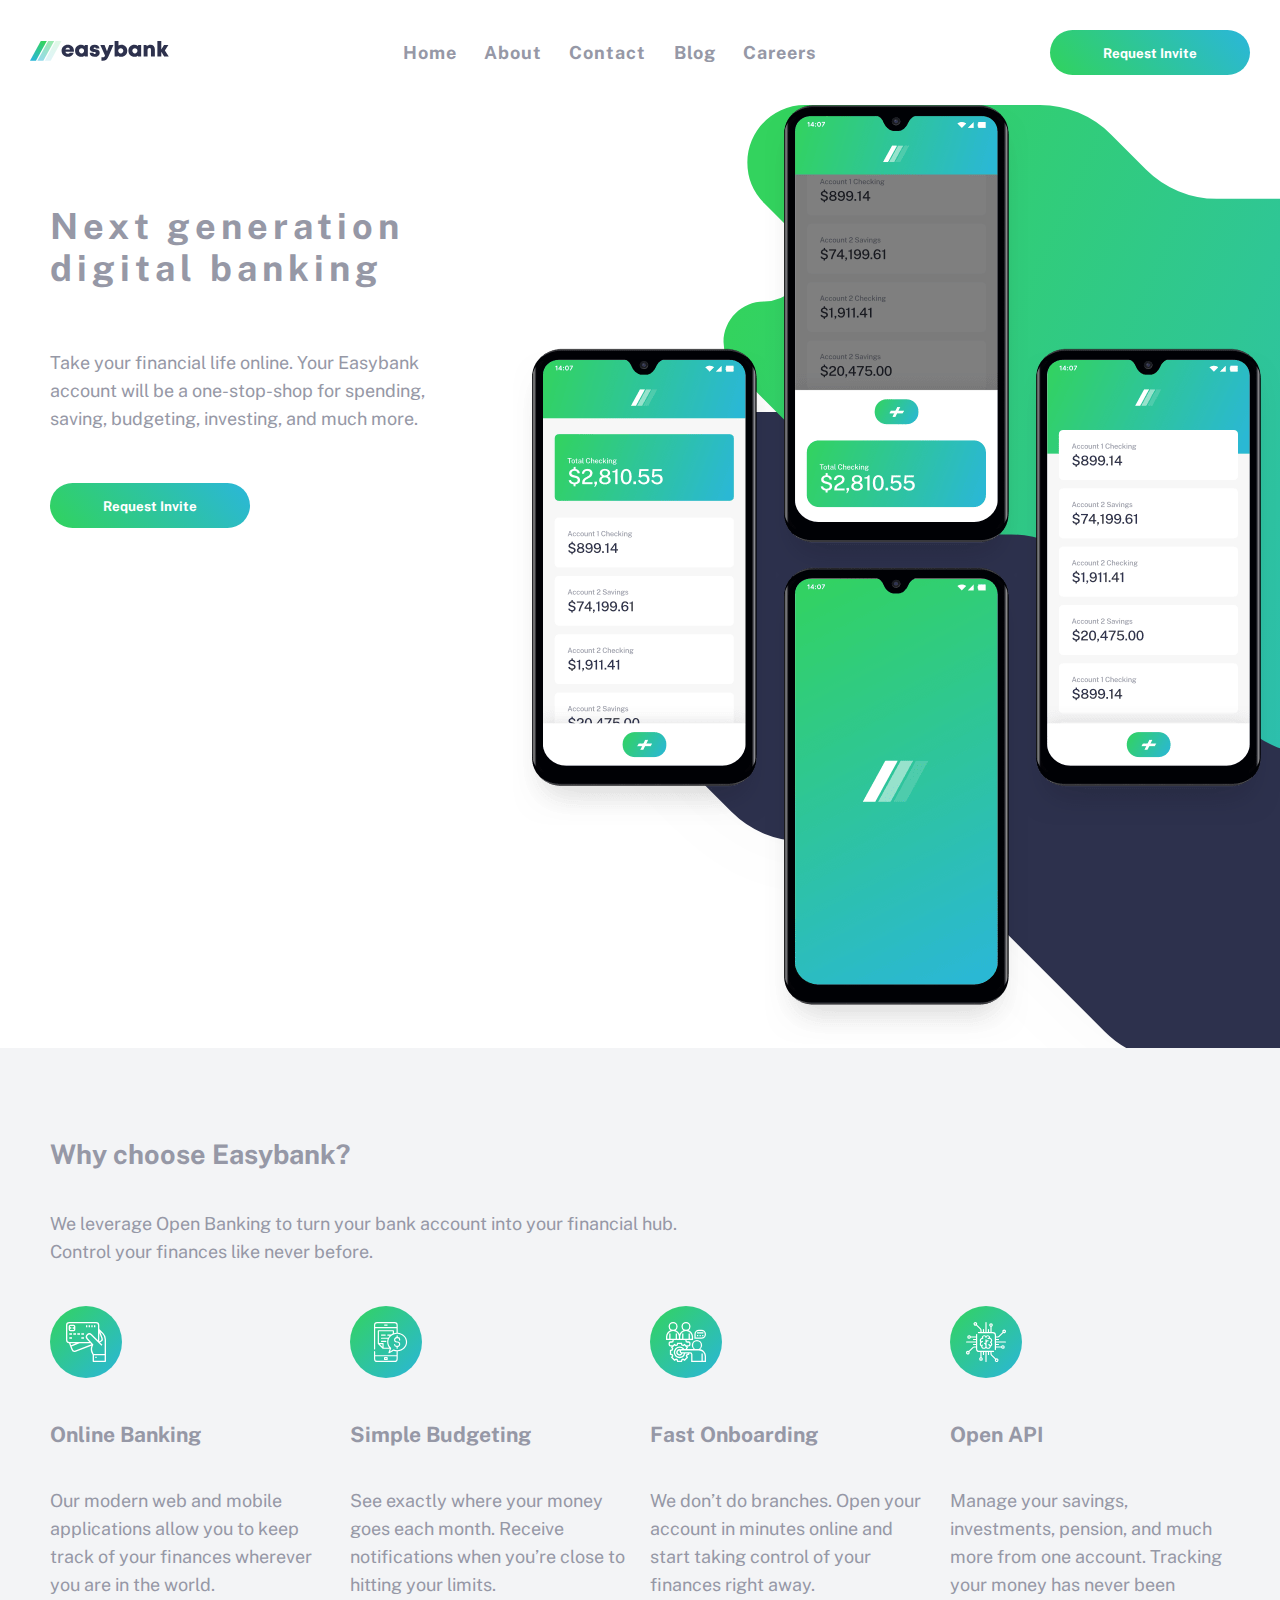
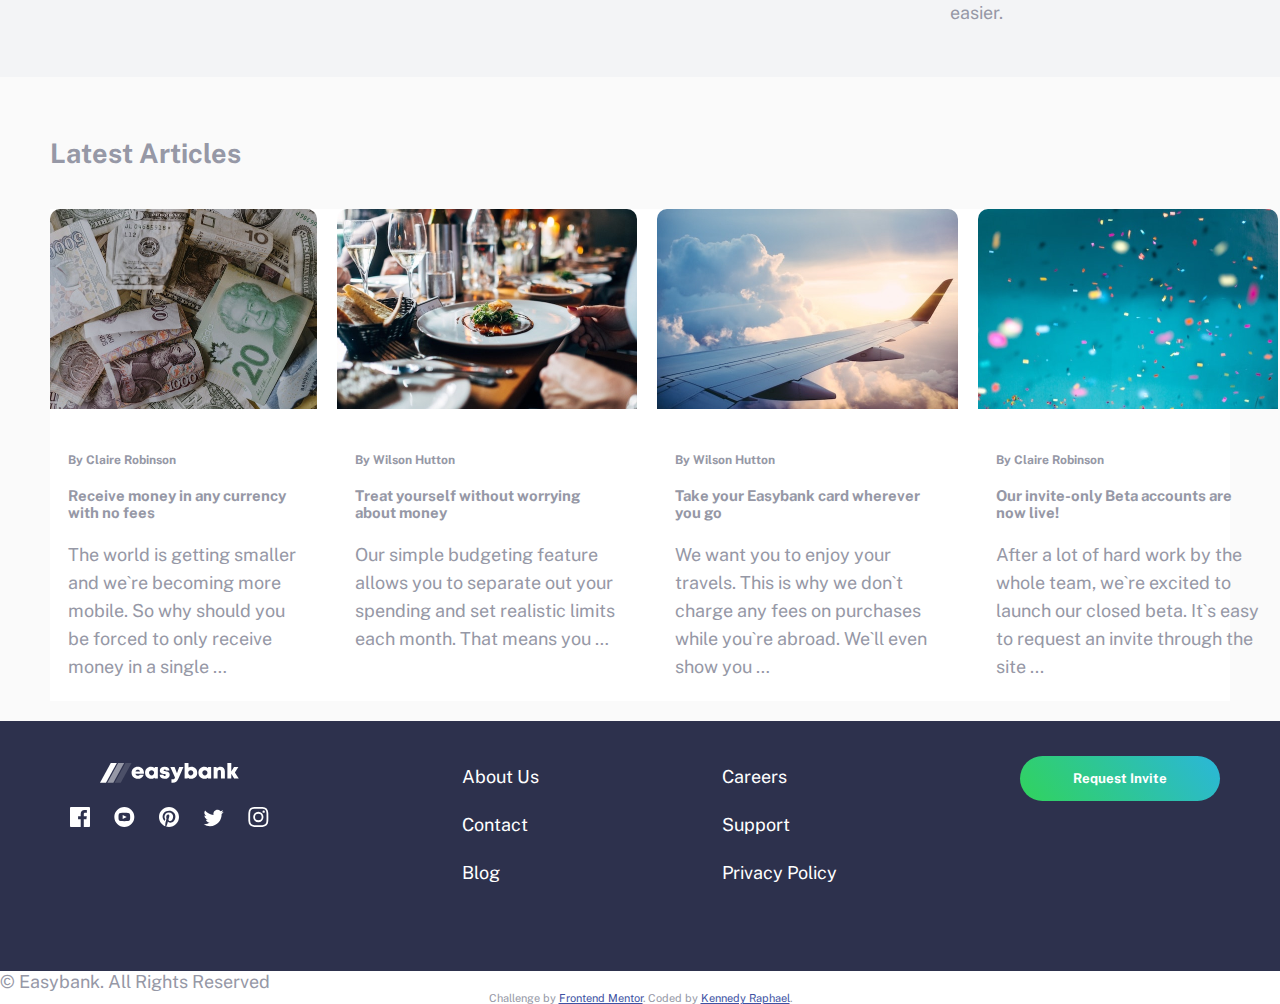
<file: index.html>
<!DOCTYPE html>
<html lang="en">
<head>
  <meta charset="UTF-8">
  <meta name="viewport" content="width=device-width, initial-scale=1.0"> <!-- displays site properly based on user's device -->

  <link rel="icon" type="image/png" sizes="32x32" href="./images/favicon-32x32.png">
  <link rel="stylesheet" href="stylecopy.css">
  <link rel="preconnect" href="https://fonts.googleapis.com">
  <link rel="preconnect" href="https://fonts.gstatic.com" crossorigin>
  <link href="https://fonts.googleapis.com/css2?family=Public+Sans:wght@300;400;700&display=swap" rel="stylesheet">
  <title>Frontend Mentor | Easybank landing page</title>

  <!-- Feel free to remove these styles or customise in your own stylesheet 👍 -->
  
</head>
<body>


  <nav class="nav_container">

        <div class="logo">
          <a class="navbar-brand" href="#">
            <img src="images/logo.svg" alt="bg">
          </a>
        </div>
        <div class="midnav">
          <ul class="nav-links">
            <li>
              <a href="#">Home</a>
            </li>
            <li>
              <a href="#">About</a>
            </li>
            <li>
              <a href="#">Contact</a>
            </li>
            <li>
              <a href="#">Blog</a>
            </li>
            <li>
              <a href="#">Careers</a>
            </li>
          </ul>
        </div>
        

        

        <div class="burger">
            <div class="line1"></div>
            <div class="line2"></div>
            <div class="line3"></div>
        </div>

        <div class="nav_right">
          <a href="#">
            <button class="btn btn-primary btn-sm">Request Invite</button>
          </a>
        </div>
      </nav>
            
</nav>


<div class="row">
  <div class="col1">
    <h1>Next generation digital banking</h1>
    <p>
      Take your financial life online. Your Easybank account will be a one-stop-shop 
      for spending, saving, budgeting, investing, and much more.
    </p>

      <a href="#">
        <button class="btn btn-primary btn-sm">Request Invite</button>
      </a>
      
  </div>
  <div class="col2">
    <!-- <img class="img-thumbnail" src="images/bg-intro-desktop.svg" alt="intro"> -->
    <div>
      <img   src="images/image-mockups.png" alt="mockup">
    </div>
  </div>
</div>


<section class="mid_section">
      <h2>
           Why choose Easybank?
      </h2>
          <p>
                We leverage Open Banking to turn your bank account into your financial hub.
          <!-- </p>
          <p> -->
                <br>Control your finances like never before.
          </p> 

  <div class="section_grid">
      <div>
        <img src="images/icon-online.svg" alt="Online">
          <h3>
            Online Banking
          </h3>
              <p>
                Our modern web and mobile applications allow you to keep track of your finances 
                wherever you are in the world.
              </p>      
      </div>
    <div>
      <img src="images/icon-budgeting.svg" alt="Budgeting">
          <h3>
            Simple Budgeting
          </h3>
              <p>
                See exactly where your money goes each month. Receive notifications when you’re 
                close to hitting your limits.
              </p>
    </div>
    <div>
      <img src="images/icon-onboarding.svg" alt="Onboarding">
          <h3>
            Fast Onboarding
          </h3>
              <p>
                We don’t do branches. Open your account in minutes online and start taking control 
                of your finances right away.
              </p>
    </div>
    <div> 
      <img src="images/icon-api.svg" alt="API">
          <h3>
            Open API
          </h3> 
              <p>
                Manage your savings, investments, pension, and much more from one account. Tracking 
                your money has never been easier.
              </p> 
    </div>

</section>

<section class="bottom_section">
    <h2>
      Latest Articles
    </h2>
    <div class="bottom_grid">
        <div> 
          <img src="images/image-currency.jpg" alt="currency" class="img-thumbnail">
          <h6>By Claire Robinson</h6>
          <h5>
            Receive money in any currency with no fees
          </h5>
          <p>
            The world is getting smaller and we`re becoming more mobile. So why should you be 
            forced to only receive money in a single …
          </p>
        </div>
        <div>
          <img src="images/image-restaurant.jpg" alt="restaurant" class="img-thumbnail">
          <h6>
            By Wilson Hutton
          </h6>
          <h5>
            Treat yourself without worrying about money
          </h5>
          <p>
            Our simple budgeting feature allows you to separate out your spending and set 
            realistic limits each month. That means you …
          </p>
        </div>
        <div>
          <img src="images/image-plane.jpg" alt="plane" class="img-thumbnail">
          <h6>
            By Wilson Hutton
          </h6>
          <h5>
            Take your Easybank card wherever you go
          </h5>
          <p>
            We want you to enjoy your travels. This is why we don`t charge any fees on purchases 
            while you`re abroad. We`ll even show you …
          </p>
        </div>
        <div>
          <img src="images/image-confetti.jpg" alt="confetti" class="img-thumbnail"> 
          <h6>
            By Claire Robinson
          </h6>
          <h5>
            Our invite-only Beta accounts are now live!
          </h5>
          <p>
            After a lot of hard work by the whole team, we`re excited to launch our closed beta. 
            It`s easy to request an invite through the site ...
          </p>
        
        </div>             
    </div>
</section>


  <footer>

      <div class="nav_footer">
        <div class="logoicons">

          <div class="logo">
            <img id='logo_bottom' src="images/logo.svg" alt="Logo">
          </div>
          <div class="icons">
            <img src="images/icon-facebook.svg" alt="Fb">
            <img src="images/icon-youtube.svg" alt="YouTube">
            <img src="images/icon-pinterest.svg" alt="Pin">
            <img src="images/icon-twitter.svg" alt="Twitter">
            <img src="images/icon-instagram.svg" alt="Insta">
          </div>

        </div>
        <div class="footernav1">
          <nav>
            <ul>
              <li> <a href="#">About Us</a> </li>
              <li> <a href="#">Contact</a> </li>
              <li> <a href="#">Blog</a> </li>
            </ul>
          </nav>
        </div>
    
        <div class="footernav1">
          <nav>
            <ul>
              <li> <a href="#">Careers</a> </li>
              <li> <a href="#">Support</a> </li>
              <li> <a href="#">Privacy Policy</a> </li>
            </ul>
          </nav>
        </div>

        <div class="nav_bottom">
          <a href="#">
            <button class="btn btn-primary btn-sm">Request Invite</button>
          </a>
        </div>
        
      </div>


     
    

  </footer>

  © Easybank. All Rights Reserved
  
  <div class="attribution">
    Challenge by <a href="https://www.frontendmentor.io?ref=challenge" target="_blank">Frontend Mentor</a>. 
    Coded by <a href="#">Kennedy Raphael</a>.
  </div>
  <script src="script.js"></script>
</body>
</html>
</file>
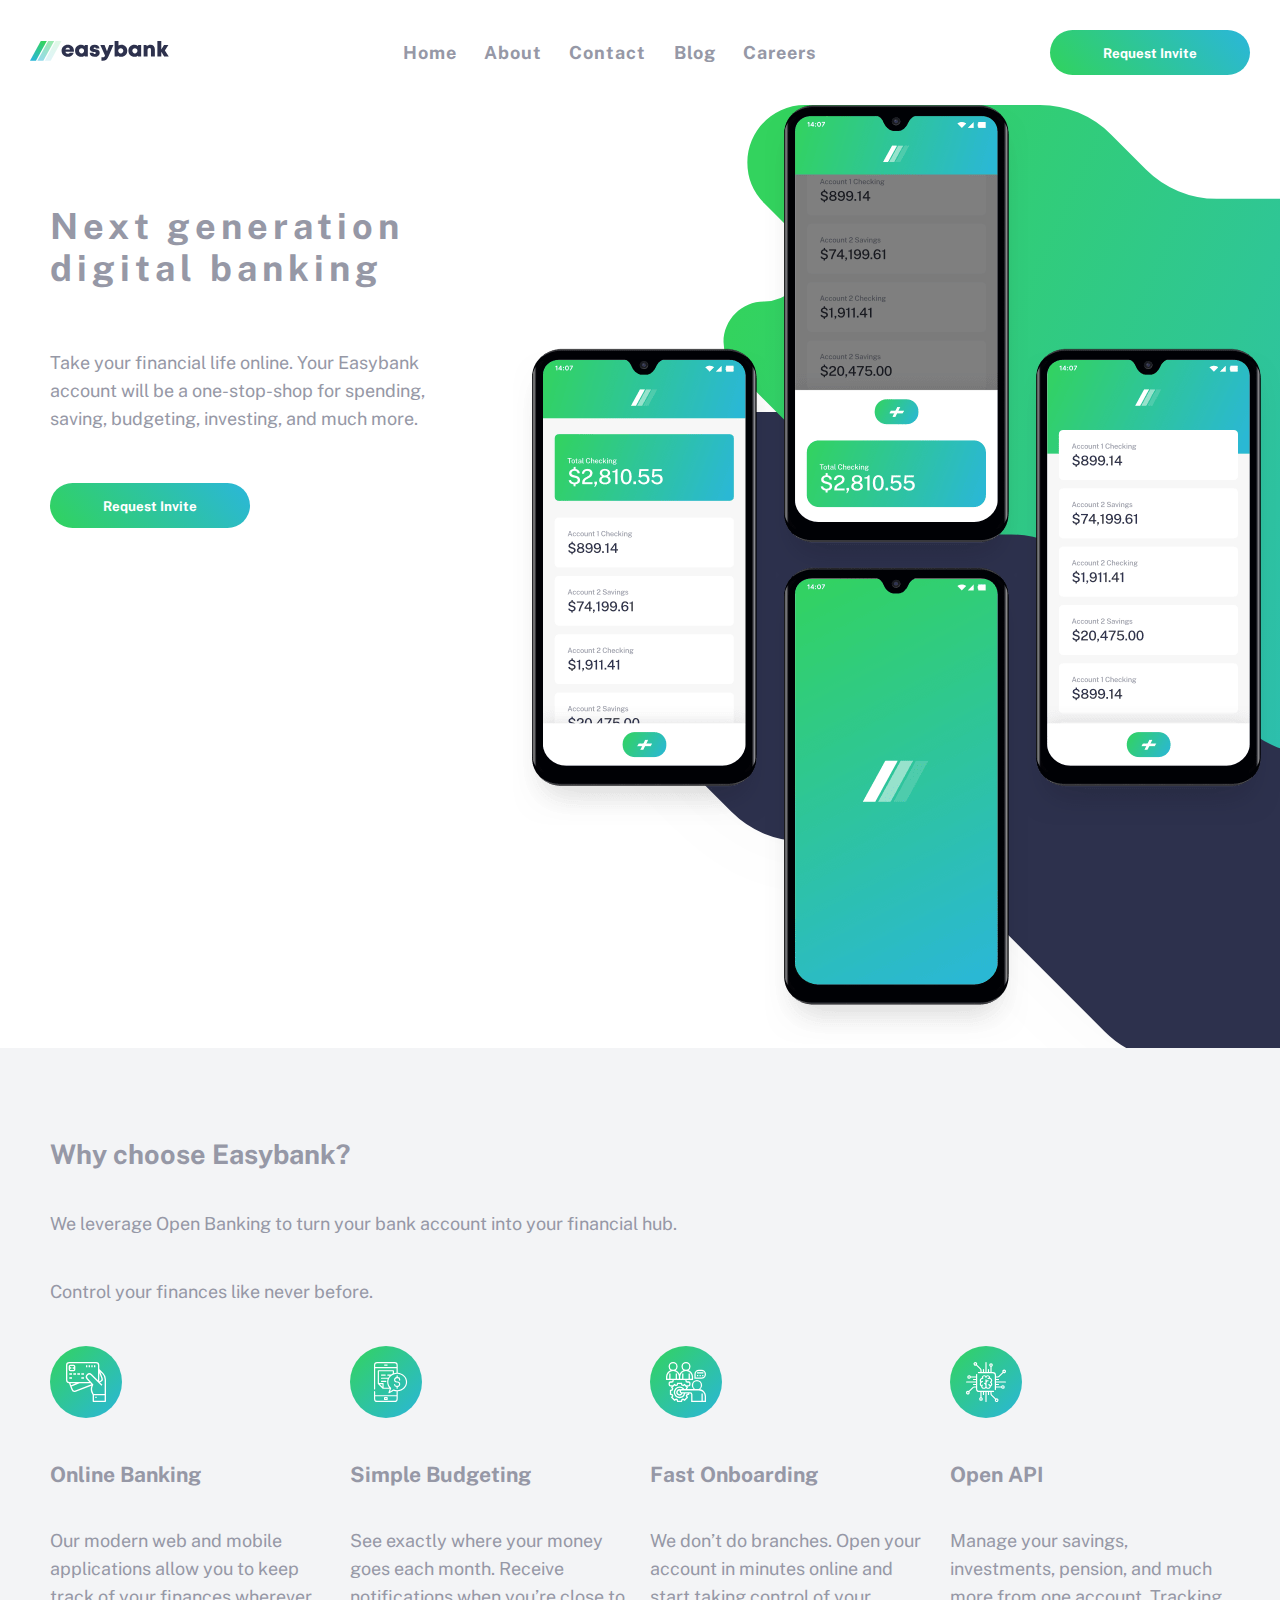
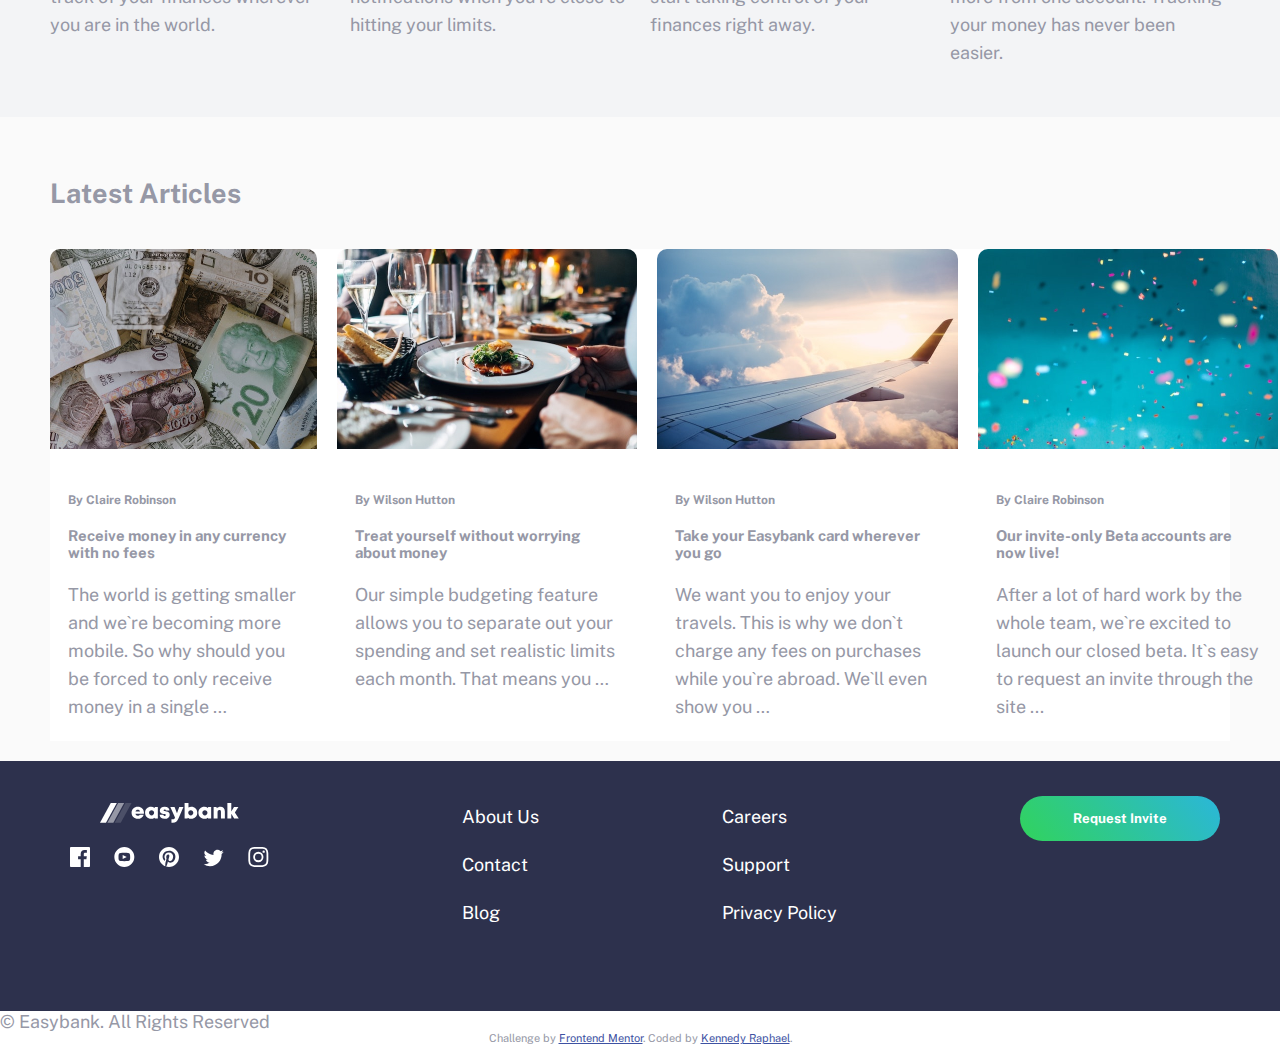
<file: index copy.html>
<!DOCTYPE html>
<html lang="en">
<head>
  <meta charset="UTF-8">
  <meta name="viewport" content="width=device-width, initial-scale=1.0"> <!-- displays site properly based on user's device -->

  <link rel="icon" type="image/png" sizes="32x32" href="./images/favicon-32x32.png">
  <link rel="stylesheet" href="stylecopy.css">
  <link href="https://cdn.jsdelivr.net/npm/bootstrap@5.1.3/dist/css/bootstrap.min.css" rel="stylesheet" integrity="sha384-1BmE4kWBq78iYhFldvKuhfTAU6auU8tT94WrHftjDbrCEXSU1oBoqyl2QvZ6jIW3" crossorigin="anonymous">
  <script src="https://cdn.jsdelivr.net/npm/bootstrap@5.1.3/dist/js/bootstrap.bundle.min.js" integrity="sha384-ka7Sk0Gln4gmtz2MlQnikT1wXgYsOg+OMhuP+IlRH9sENBO0LRn5q+8nbTov4+1p" crossorigin="anonymous"></script>
  <link rel="preconnect" href="https://fonts.googleapis.com">
  <link rel="preconnect" href="https://fonts.gstatic.com" crossorigin>
  <link href="https://fonts.googleapis.com/css2?family=Public+Sans:wght@300;400;700&display=swap" rel="stylesheet">
  <title>Frontend Mentor | Easybank landing page</title>

  <!-- Feel free to remove these styles or customise in your own stylesheet 👍 -->
  
</head>
<body>


  <nav class="nav_container">

        <div class="logo">
          <a class="navbar-brand" href="#">
            <img src="images/logo.svg" alt="bg">
          </a>
        </div>
        <div class="midnav">
          <ul class="nav-links">
            <li>
              <a href="#">Home</a>
            </li>
            <li>
              <a href="#">About</a>
            </li>
            <li>
              <a href="#">Contact</a>
            </li>
            <li>
              <a href="#">Blog</a>
            </li>
            <li>
              <a href="#">Careers</a>
            </li>
          </ul>
        </div>
        

        

        <div class="burger">
            <div class="line1"></div>
            <div class="line2"></div>
            <div class="line3"></div>
        </div>

        <div class="nav_right">
          <a href="#">
            <button class="btn btn-primary btn-sm">Request Invite</button>
          </a>
        </div>
      </nav>
            
</nav>


<div class="row">
  <div class="col1">
    <h1>Next generation digital banking</h1>
    <p>
      Take your financial life online. Your Easybank account will be a one-stop-shop 
      for spending, saving, budgeting, investing, and much more.
    </p>

      <a href="#">
        <button class="btn btn-primary btn-sm">Request Invite</button>
      </a>
      
  </div>
  <div class="col2">
    <!-- <img class="img-thumbnail" src="images/bg-intro-desktop.svg" alt="intro"> -->
    <div>
      <img   src="images/image-mockups.png" alt="mockup">
    </div>
  </div>
</div>


<section class="mid_section">
      <h2>
           Why choose Easybank?
      </h2>
          <p>
                We leverage Open Banking to turn your bank account into your financial hub.
          </p>
          <p>
                Control your finances like never before.
          </p> 

  <div class="section_grid">
      <div>
        <img src="images/icon-online.svg" alt="Online">
          <h3>
            Online Banking
          </h3>
              <p>
                Our modern web and mobile applications allow you to keep track of your finances 
                wherever you are in the world.
              </p>      
      </div>
    <div>
      <img src="images/icon-budgeting.svg" alt="Budgeting">
          <h3>
            Simple Budgeting
          </h3>
              <p>
                See exactly where your money goes each month. Receive notifications when you’re 
                close to hitting your limits.
              </p>
    </div>
    <div>
      <img src="images/icon-onboarding.svg" alt="Onboarding">
          <h3>
            Fast Onboarding
          </h3>
              <p>
                We don’t do branches. Open your account in minutes online and start taking control 
                of your finances right away.
              </p>
    </div>
    <div> 
      <img src="images/icon-api.svg" alt="API">
          <h3>
            Open API
          </h3> 
              <p>
                Manage your savings, investments, pension, and much more from one account. Tracking 
                your money has never been easier.
              </p> 
    </div>

</section>

<section class="bottom_section">
    <h2>
      Latest Articles
    </h2>
    <div class="bottom_grid">
        <div> 
          <img src="images/image-currency.jpg" alt="currency" class="img-thumbnail">
          <h6>By Claire Robinson</h6>
          <h5>
            Receive money in any currency with no fees
          </h5>
          <p>
            The world is getting smaller and we`re becoming more mobile. So why should you be 
            forced to only receive money in a single …
          </p>
        </div>
        <div>
          <img src="images/image-restaurant.jpg" alt="restaurant" class="img-thumbnail">
          <h6>
            By Wilson Hutton
          </h6>
          <h5>
            Treat yourself without worrying about money
          </h5>
          <p>
            Our simple budgeting feature allows you to separate out your spending and set 
            realistic limits each month. That means you …
          </p>
        </div>
        <div>
          <img src="images/image-plane.jpg" alt="plane" class="img-thumbnail">
          <h6>
            By Wilson Hutton
          </h6>
          <h5>
            Take your Easybank card wherever you go
          </h5>
          <p>
            We want you to enjoy your travels. This is why we don`t charge any fees on purchases 
            while you`re abroad. We`ll even show you …
          </p>
        </div>
        <div>
          <img src="images/image-confetti.jpg" alt="confetti" class="img-thumbnail"> 
          <h6>
            By Claire Robinson
          </h6>
          <h5>
            Our invite-only Beta accounts are now live!
          </h5>
          <p>
            After a lot of hard work by the whole team, we`re excited to launch our closed beta. 
            It`s easy to request an invite through the site ...
          </p>
        
        </div>             
    </div>
</section>


  <footer>

      <div class="nav_footer">
        <div class="logoicons">

          <div class="logo">
            <img id='logo_bottom' src="images/logo.svg" alt="Logo">
          </div>
          <div class="icons">
            <img src="images/icon-facebook.svg" alt="Fb">
            <img src="images/icon-youtube.svg" alt="YouTube">
            <img src="images/icon-pinterest.svg" alt="Pin">
            <img src="images/icon-twitter.svg" alt="Twitter">
            <img src="images/icon-instagram.svg" alt="Insta">
          </div>

        </div>
        <div class="footernav1">
          <nav>
            <ul>
              <li> <a href="#">About Us</a> </li>
              <li> <a href="#">Contact</a> </li>
              <li> <a href="#">Blog</a> </li>
            </ul>
          </nav>
        </div>
    
        <div class="footernav1">
          <nav>
            <ul>
              <li> <a href="#">Careers</a> </li>
              <li> <a href="#">Support</a> </li>
              <li> <a href="#">Privacy Policy</a> </li>
            </ul>
          </nav>
        </div>

        <div class="nav_bottom">
          <a href="#">
            <button class="btn btn-primary btn-sm">Request Invite</button>
          </a>
        </div>
        
      </div>


     
    

  </footer>

  © Easybank. All Rights Reserved
  
  <div class="attribution">
    Challenge by <a href="https://www.frontendmentor.io?ref=challenge" target="_blank">Frontend Mentor</a>. 
    Coded by <a href="#">Kennedy Raphael</a>.
  </div>
  <script src="script.js"></script>
</body>
</html>
</file>
<file: stylecopy.css>
:root{
    /* Primary */
    --darkBlue: hsl(233, 26%, 24%);
    --limeGreen: hsl(136, 65%, 51%);
    --brightCyan: hsl(192, 70%, 51%);
    
    /* Neutral */
    --grayishBlue: hsl(233, 8%, 62%);
    --lightGrayishBlue: hsl(220, 16%, 96%);
    --veryLightGray: hsl(0, 0%, 98%);
    --white: hsl(0, 0%, 100%);
    }
      
    body, *, ::after, ::before {
        padding: 0;
        margin: 0;
    }

    body {
        font-size: 18px;
        display: flex;
        justify-content: center;
        min-height: 100vh;
        flex-direction: column;
        }
        
    *{
        box-sizing: border-box;
        color: var(--grayishBlue);
        font-family: 'Public Sans', sans-serif;
    }
    
    .attribution { font-size: 11px; text-align: center; }
    .attribution a { color: hsl(228, 45%, 44%); }
    
    
    .nav_container {
        /* display: flex;
        justify-content: space-around;
        align-items: center; */
        min-height: 8vh;
        padding: 30px;
    }


    .midnav {
        display: flex;
        justify-content: center;
        width: 80%;
        letter-spacing: 2px;
    }
    
    /* Bottoms styling */
    .nav_right button, .col1 button, .nav_bottom button {
        border-radius: 30px;
        height: 45px;
        width: 200px;
        background: linear-gradient(50deg, var(--limeGreen), var(--brightCyan));
        border: 0 solid var(--white);
        font-weight: bold;
        color: var(--white);
    }
    
   
    .row {
        display: flex;
    }
    
    .col1 {
        flex: 50%;
    }
    
    .col1 * {
        padding: 10px 50px 10px 50px;
    }
    
    .col1 h1 {
        padding-top: 100px;
        letter-spacing: 5px;
    }
    
    p {
        line-height: 28px;
    }
    h2, h3, h4, h5, h6, p{
        margin: 40px auto 40px auto;
    }
    
    .col2 {
        flex: 50%;
        background-image: url(images/bg-intro-desktop.svg);
        background-repeat: no-repeat;
        /* background-size: 90% 80%; */
        /* display: flex;
        justify-content: center; */
        /* background-position: right -20px bottom -20px; */
    }

  
    
    
    .bottom_grid img {
        border-radius: 10px 10px 0px 0px;
        height: 200px;
        margin-bottom: 20px;
    }
    
    .bottom_section {
        background-color: var(--veryLightGray);
    }
    
    .bottom_grid {
        background-color: var(--white);
    }

    .bottom_grid p, .bottom_grid h6, .bottom_grid h5  {
        margin: 20px 18px 20px 18px;
    }

    .mid_section {
        padding: 50px 50px 10px 50px;
        background-color: var(--lightGrayishBlue);
    }

    .section_grid {
        display: grid;
        grid-template-columns: repeat(4,1fr);
        column-gap: 20px;
    }
    
    .bottom_section {
        padding: 20px 50px 20px 50px;
    }
    .bottom_grid {
        
        display: grid;
        grid-template-columns: repeat(4,1fr);
        column-gap: 20px;
    }
    
    footer {
        display: flex;
        justify-content: space-around;
        background-color: var(--darkBlue);
        min-height: 250px;
        padding: 30px 10px 30px 10px;
    }
    
    
    .nav_footer {
        display: flex;
        justify-content: space-between;
        width: 100%;
        /* margin-left: 20px; */
        padding: 2px 50px 10px 50px;
    }
    .nav_footer li  {
        list-style: none;
    
    }
    .nav_footer a {
        text-decoration: none;
        line-height: 48px;
        color: var(--white);
    }
    
/* NAVBAR STYLING */
nav {
    display: flex;
    justify-content: center;
    align-items: center;
    min-height: 10vh; 
}

.nav-links{
    display: flex;
    justify-content: space-around;
    width: 50%;
    align-items: center;
    /* outline: 2px solid yellow; */

}

 .nav-links a {
    color: var(--grayishBlue);
    letter-spacing: 1px;
    font-weight: bold ;
    text-decoration: none;
    margin: 5px;
 }

li {
    list-style: none;
}

.burger div {
    display: none;
    width: 45px; 
    height: 2px;
    margin: 6px;
    background-image: url(images/icon-hamburger.svg);
  
}

#logo_bottom {
    filter: brightness(0) invert(1);
}
.logoicons {
    display: flex;
    flex-direction: column;
    align-items: center;
}

.logoicons img {
    margin: 10px;
}


    @media screen and (max-width: 768px) {

        article * {
            text-align: justify;
        }

    

        .nav-links {
            width: 90vw;
            height:40vh;
            display: flex;
            background-color: var(--white);
            position: absolute;
            top: 10vh;
            left: 5%; 
            line-height: 38px;
            justify-content: center;
            align-items: center;
            flex-direction: column;
            transform: translateX(100%);
            transition: transform 0.5s ease-in;
            overflow-x: hidden;
        }

         .nav_right {
            display: none;
        }

        .nav-links li {
            opacity: 0;
        }

        .burger div {
            display: flex;
            cursor: pointer;
        }
       
        .col2 img {
            width: 100%;   
        }
    
        
        .row {
            flex-direction: column;
        }
        .col1 {
            flex: 100%;
            order: 2;
        }
    
        .col2 {
            flex: 100%;
            order: 1; 
            margin-bottom: 20px;
        }
        
        
        .col1 * {
            padding: 10px auto 10px auto;
            margin-bottom: 20px;
        }
        
        .col1 h1 {
            padding-top: 30px;
            letter-spacing: 5px;
        }
        
        .section_grid, .bottom_grid {
            display: flex;
            flex-direction: column;
        }
    
       .section_grid div, .navbar,.mid_section, .col1 {       
           text-align:center;
       }
        
       .bottom_section {
           margin-top: 20px;
           padding: 10px 30px 10px 30px;
       }
       
       .bottom_grid img {
        height: 100%;
        width: 100%;
    }
    .nav_footer {
        display: flex;
        flex-direction: column;
        justify-content: center;
        width: 100vw;
    }
    
    footer {
        justify-content: center;
        align-items: center;
        padding: 10px 0px 10px 0px;
        line-height: 38px;
    }
    
    
   
    .footernav1, .nav_bottom {
        text-align: center;
        display: flex;
        justify-content: center;
        align-items: center;
    }
    }

    

.nav-active {
    transform: translateX(0%);
}

.intro-off {
    display: none;
}

.burger-cancel {
    background-repeat: no-repeat;
    background-image: url(images/icon-close.svg);
}


@keyframes navLinksFade {
    from {
        opacity: 0;
        transform: translateX(50px);

    }

    to{
        opacity: 1;
        transform: translateX(0px);
    }
}
</file>
